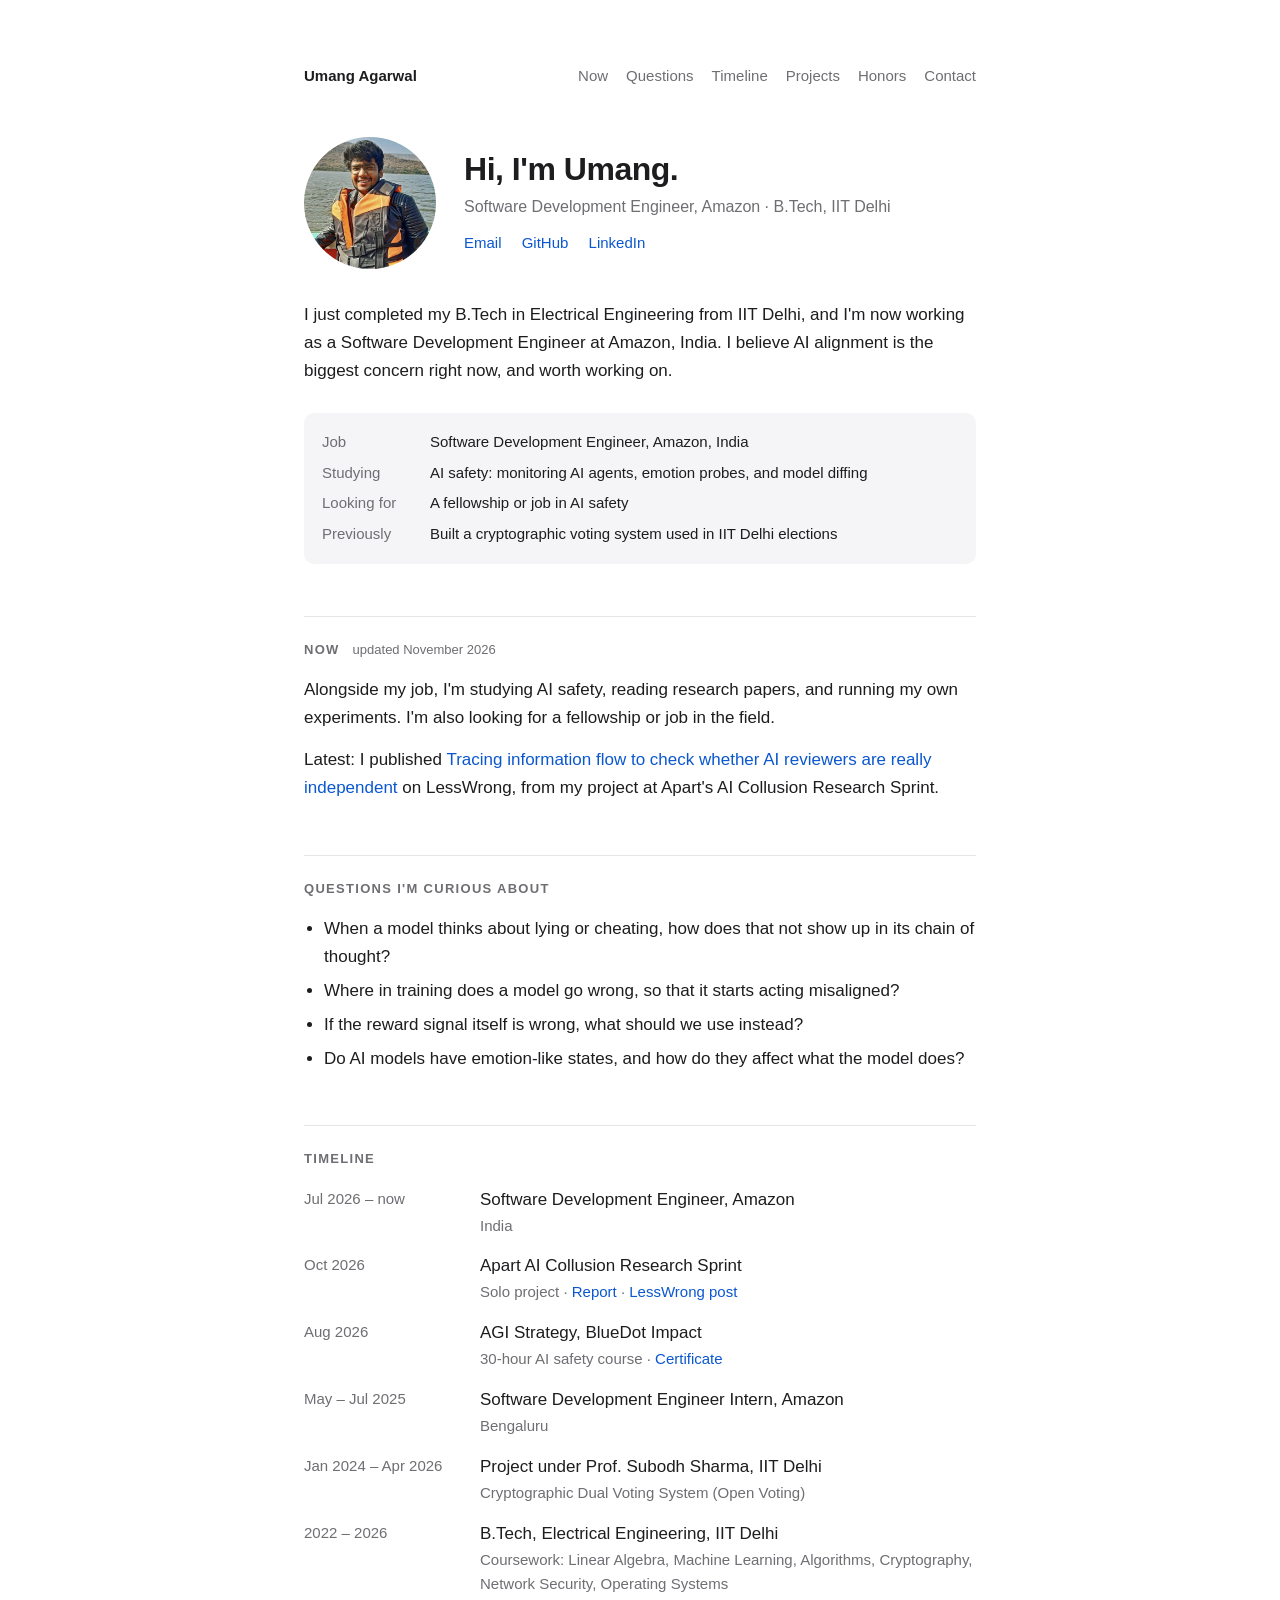
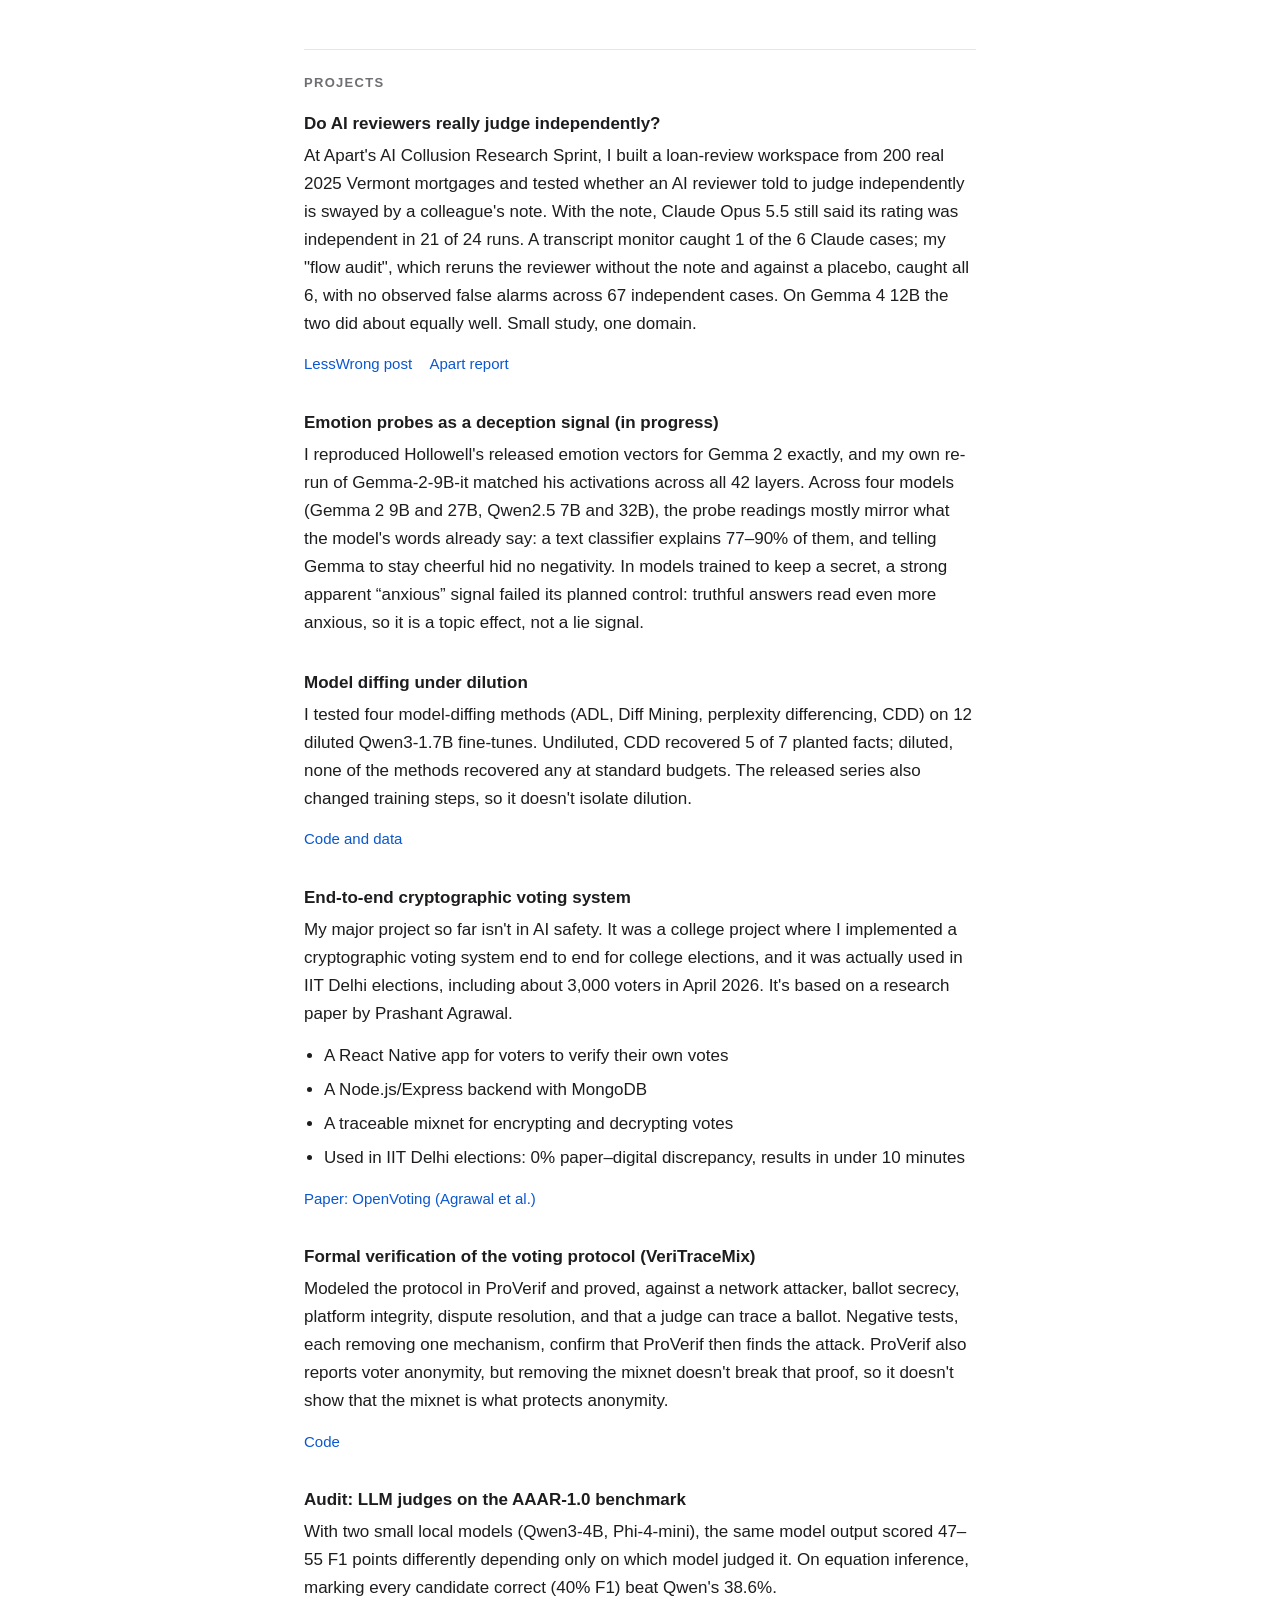
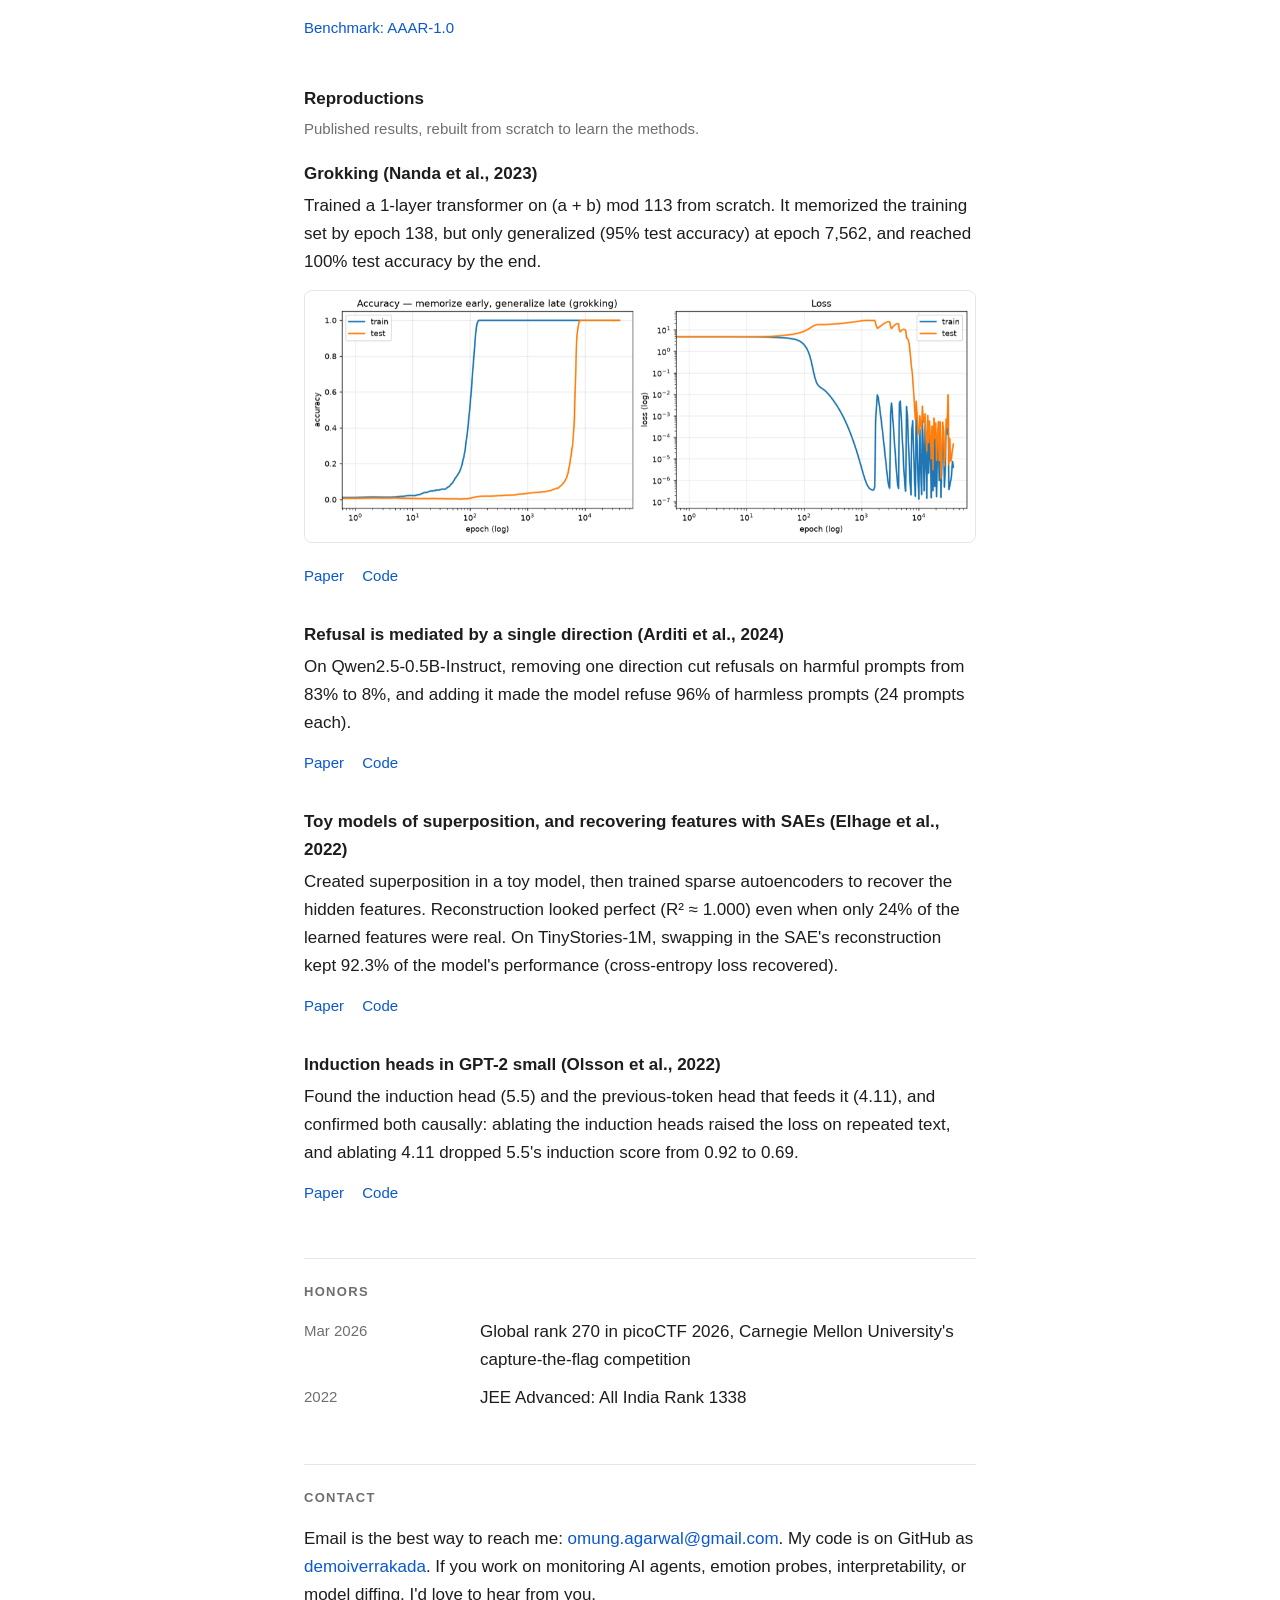
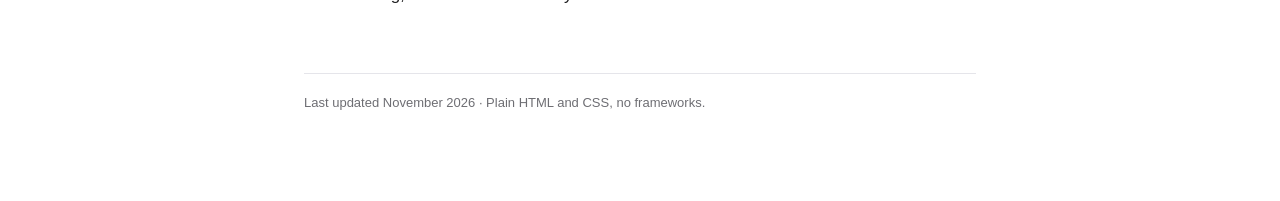
<file: index.html>
<!doctype html>
<html lang="en">
<head>
  <meta charset="utf-8">
  <meta name="viewport" content="width=device-width, initial-scale=1">
  <title>Umang Agarwal</title>
  <meta name="description" content="Umang Agarwal: Software Development Engineer at Amazon, B.Tech IIT Delhi, studying AI safety.">
  <link rel="canonical" href="https://demoiverrakada.github.io/">
  <link rel="icon" href="data:image/svg+xml,%3Csvg%20xmlns='http://www.w3.org/2000/svg'%20viewBox='0%200%2064%2064'%3E%3Crect%20width='64'%20height='64'%20rx='14'%20fill='%230b57d0'/%3E%3Ctext%20x='32'%20y='45'%20font-family='Helvetica,Arial,sans-serif'%20font-size='38'%20font-weight='700'%20text-anchor='middle'%20fill='white'%3EU%3C/text%3E%3C/svg%3E">
  <meta property="og:type" content="profile">
  <meta property="og:url" content="https://demoiverrakada.github.io/">
  <meta property="og:title" content="Umang Agarwal">
  <meta property="og:description" content="Software Development Engineer at Amazon. B.Tech, IIT Delhi. Studying AI safety.">
  <meta property="og:image" content="https://demoiverrakada.github.io/assets/umang.jpg">
  <meta name="twitter:card" content="summary">
  <script type="application/ld+json">
  {
    "@context": "https://schema.org",
    "@type": "Person",
    "name": "Umang Agarwal",
    "url": "https://demoiverrakada.github.io/",
    "image": "https://demoiverrakada.github.io/assets/umang.jpg",
    "jobTitle": "Software Development Engineer",
    "worksFor": { "@type": "Organization", "name": "Amazon" },
    "alumniOf": { "@type": "CollegeOrUniversity", "name": "Indian Institute of Technology Delhi" },
    "sameAs": ["https://github.com/demoiverrakada", "https://www.linkedin.com/in/omung-agarwal"]
  }
  </script>
  <style>
    :root { --text: #1d1d1f; --muted: #6e6e73; --link: #0b57d0; --rule: #e5e5ea; --bg: #ffffff; --panel: #f5f5f7; }
    @media (prefers-color-scheme: dark) {
      :root { --text: #f2f2f7; --muted: #a1a1a6; --link: #8ab4f8; --rule: #3a3a3c; --bg: #1c1c1e; --panel: #2c2c2e; }
    }
    * { box-sizing: border-box; }
    html { scroll-behavior: smooth; }
    body { margin: 0; background: var(--bg); color: var(--text);
           font: 17px/1.65 -apple-system, BlinkMacSystemFont, "Segoe UI", Roboto, "Helvetica Neue", sans-serif; }
    main { max-width: 720px; margin: 0 auto; padding: 64px 24px 88px; }
    a { color: var(--link); text-decoration: none; }
    a:hover { text-decoration: underline; }

    nav { display: flex; justify-content: space-between; align-items: baseline; margin-bottom: 48px; font-size: 15px; }
    nav .home { color: var(--text); font-weight: 600; }
    nav .sections a { margin-left: 18px; color: var(--muted); }
    nav .sections a:hover { color: var(--link); }

    header { display: flex; align-items: center; gap: 28px; margin-bottom: 32px; }
    header img { width: 132px; height: 132px; border-radius: 50%; object-fit: cover; flex-shrink: 0; }
    h1 { font-size: 32px; line-height: 1.2; margin: 0 0 6px; letter-spacing: -0.015em; }
    .role { color: var(--muted); margin: 0 0 10px; font-size: 16px; }
    .links { font-size: 15px; }
    .links a { margin-right: 16px; white-space: nowrap; }

    .facts { background: var(--panel); border-radius: 10px; padding: 14px 18px; margin: 28px 0 8px; font-size: 15px; }
    .facts div { display: grid; grid-template-columns: 96px 1fr; gap: 12px; padding: 3px 0; }
    .facts dt { color: var(--muted); }
    .facts dd { margin: 0; }

    h2 { font-size: 13px; font-weight: 600; text-transform: uppercase; letter-spacing: 0.1em; color: var(--muted);
         margin: 52px 0 16px; padding-top: 22px; border-top: 1px solid var(--rule); scroll-margin-top: 24px; }
    h2 .updated { text-transform: none; letter-spacing: 0; font-weight: 400; margin-left: 8px; }
    p { margin: 0 0 14px; }
    .label { font-weight: 600; margin: 18px 0 6px; }

    blockquote { margin: 0 0 16px; padding: 4px 0 4px 16px; border-left: 3px solid var(--link); }
    ul.plain { margin: 0 0 14px; padding-left: 20px; }
    ul.plain li { margin-bottom: 6px; }
    .refs li { font-size: 15px; }
    .refs .meta { color: var(--muted); }

    .timeline { list-style: none; margin: 0; padding: 0; }
    .timeline li { display: grid; grid-template-columns: 160px 1fr; gap: 16px; margin-bottom: 14px; }
    .timeline .when { color: var(--muted); font-size: 15px; font-variant-numeric: tabular-nums; padding-top: 1px; }
    .timeline .sub { display: block; color: var(--muted); font-size: 15px; }

    .project-title { font-weight: 600; margin-bottom: 4px; }
    .project-title.spaced { margin-top: 32px; }
    h3 { font-size: 17px; margin: 44px 0 4px; }
    .muted { color: var(--muted); font-size: 15px; margin-bottom: 18px; }
    figure { margin: 4px 0 12px; }
    figure img { width: 100%; height: auto; border: 1px solid var(--rule); border-radius: 8px; background: #fff; }
    .honors { list-style: none; margin: 0; padding: 0; }
    .honors li { display: grid; grid-template-columns: 160px 1fr; gap: 16px; margin-bottom: 10px; }
    .honors .when { color: var(--muted); font-size: 15px; padding-top: 1px; }
    .project-links { font-size: 15px; }
    .project-links a { margin-right: 14px; }

    footer { margin-top: 64px; padding-top: 18px; border-top: 1px solid var(--rule); color: var(--muted); font-size: 13px; }

    @media (max-width: 560px) {
      main { padding-top: 32px; }
      nav { margin-bottom: 32px; }
      nav .sections { display: none; }
      header { flex-direction: column; align-items: flex-start; gap: 18px; }
      header img { width: 104px; height: 104px; }
      .facts div { grid-template-columns: 1fr; gap: 0; padding: 4px 0; }
      .timeline li, .honors li { grid-template-columns: 1fr; gap: 0; margin-bottom: 16px; }
    }
  </style>
</head>
<body>
<main>
  <nav>
    <a class="home" href="#">Umang Agarwal</a>
    <span class="sections">
      <a href="#now">Now</a><a href="#questions">Questions</a><a href="#timeline">Timeline</a><a href="#projects">Projects</a><a href="#honors">Honors</a><a href="#contact">Contact</a>
    </span>
  </nav>

  <header>
    <img src="assets/umang.jpg" alt="Photo of Umang Agarwal" width="132" height="132">
    <div>
      <h1>Hi, I'm Umang.</h1>
      <p class="role">Software Development Engineer, Amazon &middot; B.Tech, IIT Delhi</p>
      <div class="links">
        <a href="mailto:omung.agarwal@gmail.com">Email</a>
        <a href="https://github.com/demoiverrakada">GitHub</a>
        <a href="https://www.linkedin.com/in/omung-agarwal">LinkedIn</a>
      </div>
    </div>
  </header>

  <p>I just completed my B.Tech in Electrical Engineering from IIT Delhi, and I'm now working as a Software Development Engineer at Amazon, India. I believe AI alignment is the biggest concern right now, and worth working on.</p>

  <dl class="facts">
    <div><dt>Job</dt><dd>Software Development Engineer, Amazon, India</dd></div>
    <div><dt>Studying</dt><dd>AI safety: monitoring AI agents, emotion probes, and model diffing</dd></div>
    <div><dt>Looking for</dt><dd>A fellowship or job in AI safety</dd></div>
    <div><dt>Previously</dt><dd>Built a cryptographic voting system used in IIT Delhi elections</dd></div>
  </dl>

  <h2 id="now">Now <span class="updated">updated November 2026</span></h2>
  <p>Alongside my job, I'm studying AI safety, reading research papers, and running my own experiments. I'm also looking for a fellowship or job in the field.</p>
  <p>Latest: I published <a href="https://www.lesswrong.com/posts/m76ygTSPhbGZ8wxpr/tracing-information-flow-to-check-whether-ai-reviewers-are">Tracing information flow to check whether AI reviewers are really independent</a> on LessWrong, from my project at Apart's AI Collusion Research Sprint.</p>

  <h2 id="questions">Questions I'm curious about</h2>
  <ul class="plain">
    <li>When a model thinks about lying or cheating, how does that not show up in its chain of thought?</li>
    <li>Where in training does a model go wrong, so that it starts acting misaligned?</li>
    <li>If the reward signal itself is wrong, what should we use instead?</li>
    <li>Do AI models have emotion-like states, and how do they affect what the model does?</li>
  </ul>

  <h2 id="timeline">Timeline</h2>
  <ul class="timeline">
    <li><span class="when">Jul 2026 &ndash; now</span>
        <span>Software Development Engineer, Amazon<span class="sub">India</span></span></li>
    <li><span class="when">Oct 2026</span>
        <span>Apart AI Collusion Research Sprint<span class="sub">Solo project &middot; <a href="https://apartresearch.com/project/crosschecking-ai-agents-decisions-did-they-depend-on-another-agents-work-7fqz">Report</a> &middot; <a href="https://www.lesswrong.com/posts/m76ygTSPhbGZ8wxpr/tracing-information-flow-to-check-whether-ai-reviewers-are">LessWrong post</a></span></span></li>
    <li><span class="when">Aug 2026</span>
        <span>AGI Strategy, BlueDot Impact<span class="sub">30-hour AI safety course &middot; <a href="https://bluedot.org/certification?id=recjOqUM3ovzmMJNB">Certificate</a></span></span></li>
    <li><span class="when">May &ndash; Jul 2025</span>
        <span>Software Development Engineer Intern, Amazon<span class="sub">Bengaluru</span></span></li>
    <li><span class="when">Jan 2024 &ndash; Apr 2026</span>
        <span>Project under Prof. Subodh Sharma, IIT Delhi<span class="sub">Cryptographic Dual Voting System (Open Voting)</span></span></li>
    <li><span class="when">2022 &ndash; 2026</span>
        <span>B.Tech, Electrical Engineering, IIT Delhi<span class="sub">Coursework: Linear Algebra, Machine Learning, Algorithms, Cryptography, Network Security, Operating Systems</span></span></li>
  </ul>

  <h2 id="projects">Projects</h2>
  <p class="project-title">Do AI reviewers really judge independently?</p>
  <p>At Apart's AI Collusion Research Sprint, I built a loan-review workspace from 200 real 2025 Vermont mortgages and tested whether an AI reviewer told to judge independently is swayed by a colleague's note. With the note, Claude Opus 5.5 still said its rating was independent in 21 of 24 runs. A transcript monitor caught 1 of the 6 Claude cases; my "flow audit", which reruns the reviewer without the note and against a placebo, caught all 6, with no observed false alarms across 67 independent cases. On Gemma 4 12B the two did about equally well. Small study, one domain.</p>
  <p class="project-links">
    <a href="https://www.lesswrong.com/posts/m76ygTSPhbGZ8wxpr/tracing-information-flow-to-check-whether-ai-reviewers-are">LessWrong post</a>
    <a href="https://apartresearch.com/project/crosschecking-ai-agents-decisions-did-they-depend-on-another-agents-work-7fqz">Apart report</a>
  </p>

  <p class="project-title spaced">Emotion probes as a deception signal (in progress)</p>
  <p>I reproduced Hollowell's released emotion vectors for Gemma 2 exactly, and my own re-run of Gemma-2-9B-it matched his activations across all 42 layers. Across four models (Gemma 2 9B and 27B, Qwen2.5 7B and 32B), the probe readings mostly mirror what the model's words already say: a text classifier explains 77–90% of them, and telling Gemma to stay cheerful hid no negativity. In models trained to keep a secret, a strong apparent &ldquo;anxious&rdquo; signal failed its planned control: truthful answers read even more anxious, so it is a topic effect, not a lie signal.</p>

  <p class="project-title spaced">Model diffing under dilution</p>
  <p>I tested four model-diffing methods (ADL, Diff Mining, perplexity differencing, CDD) on 12 diluted Qwen3-1.7B fine-tunes. Undiluted, CDD recovered 5 of 7 planted facts; diluted, none of the methods recovered any at standard budgets. The released series also changed training steps, so it doesn't isolate dilution.</p>
  <p class="project-links"><a href="https://github.com/demoiverrakada/diffing-dilution">Code and data</a></p>

  <p class="project-title spaced">End-to-end cryptographic voting system</p>
  <p>My major project so far isn't in AI safety. It was a college project where I implemented a cryptographic voting system end to end for college elections, and it was actually used in IIT Delhi elections, including about 3,000 voters in April 2026. It's based on a research paper by Prashant Agrawal.</p>
  <ul class="plain">
    <li>A React Native app for voters to verify their own votes</li>
    <li>A Node.js/Express backend with MongoDB</li>
    <li>A traceable mixnet for encrypting and decrypting votes</li>
    <li>Used in IIT Delhi elections: 0% paper&ndash;digital discrepancy, results in under 10 minutes</li>
  </ul>
  <p class="project-links">
    <a href="https://arxiv.org/abs/1908.09557">Paper: OpenVoting (Agrawal et al.)</a>
  </p>

  <p class="project-title spaced">Formal verification of the voting protocol (VeriTraceMix)</p>
  <p>Modeled the protocol in ProVerif and proved, against a network attacker, ballot secrecy, platform integrity, dispute resolution, and that a judge can trace a ballot. Negative tests, each removing one mechanism, confirm that ProVerif then finds the attack. ProVerif also reports voter anonymity, but removing the mixnet doesn't break that proof, so it doesn't show that the mixnet is what protects anonymity.</p>
  <p class="project-links"><a href="https://github.com/demoiverrakada/VeriTraceMix">Code</a></p>

  <p class="project-title spaced">Audit: LLM judges on the AAAR-1.0 benchmark</p>
  <p>With two small local models (Qwen3-4B, Phi-4-mini), the same model output scored 47&ndash;55 F1 points differently depending only on which model judged it. On equation inference, marking every candidate correct (40% F1) beat Qwen's 38.6%.</p>
  <p class="project-links"><a href="https://github.com/RenzeLou/AAAR-1.0">Benchmark: AAAR-1.0</a></p>

  <h3 id="reproductions">Reproductions</h3>
  <p class="muted">Published results, rebuilt from scratch to learn the methods.</p>

  <p class="project-title">Grokking (Nanda et al., 2023)</p>
  <p>Trained a 1-layer transformer on (a + b) mod 113 from scratch. It memorized the training set by epoch 138, but only generalized (95% test accuracy) at epoch 7,562, and reached 100% test accuracy by the end.</p>
  <figure><img src="assets/grokking_curve.png" width="1100" height="412" alt="Train accuracy reaches 100% near epoch 140; test accuracy jumps to 100% near epoch 8,000"></figure>
  <p class="project-links">
    <a href="https://arxiv.org/abs/2301.05217">Paper</a>
    <a href="https://github.com/demoiverrakada/grokking-repro">Code</a>
  </p>

  <p class="project-title spaced">Refusal is mediated by a single direction (Arditi et al., 2024)</p>
  <p>On Qwen2.5-0.5B-Instruct, removing one direction cut refusals on harmful prompts from 83% to 8%, and adding it made the model refuse 96% of harmless prompts (24 prompts each).</p>
  <p class="project-links">
    <a href="https://arxiv.org/abs/2406.11717">Paper</a>
    <a href="https://github.com/demoiverrakada/refusal-repro">Code</a>
  </p>

  <p class="project-title spaced">Toy models of superposition, and recovering features with SAEs (Elhage et al., 2022)</p>
  <p>Created superposition in a toy model, then trained sparse autoencoders to recover the hidden features. Reconstruction looked perfect (R&sup2; &asymp; 1.000) even when only 24% of the learned features were real. On TinyStories-1M, swapping in the SAE's reconstruction kept 92.3% of the model's performance (cross-entropy loss recovered).</p>
  <p class="project-links">
    <a href="https://transformer-circuits.pub/2022/toy_model/index.html">Paper</a>
    <a href="https://github.com/demoiverrakada/toy-models-of-superposition">Code</a>
  </p>

  <p class="project-title spaced">Induction heads in GPT-2 small (Olsson et al., 2022)</p>
  <p>Found the induction head (5.5) and the previous-token head that feeds it (4.11), and confirmed both causally: ablating the induction heads raised the loss on repeated text, and ablating 4.11 dropped 5.5's induction score from 0.92 to 0.69.</p>
  <p class="project-links">
    <a href="https://transformer-circuits.pub/2022/in-context-learning-and-induction-heads/index.html">Paper</a>
    <a href="https://github.com/demoiverrakada/mech-interp-induction-heads">Code</a>
  </p>

  <h2 id="honors">Honors</h2>
  <ul class="honors">
    <li><span class="when">Mar 2026</span>
        <span>Global rank 270 in picoCTF 2026, Carnegie Mellon University's capture-the-flag competition</span></li>
    <li><span class="when">2022</span>
        <span>JEE Advanced: All India Rank 1338</span></li>
  </ul>

  <h2 id="contact">Contact</h2>
  <p>Email is the best way to reach me: <a href="mailto:omung.agarwal@gmail.com">omung.agarwal@gmail.com</a>. My code is on GitHub as <a href="https://github.com/demoiverrakada">demoiverrakada</a>. If you work on monitoring AI agents, emotion probes, interpretability, or model diffing, I'd love to hear from you.</p>

  <footer>Last updated November 2026 &middot; Plain HTML and CSS, no frameworks.</footer>
</main>
<!-- Cloudflare Web Analytics --><script type='module' src='https://static.cloudflareinsights.com/beacon.min.js' data-cf-beacon='{"token": "8a3defc5d1704431888c645bde742cbd"}'></script><!-- End Cloudflare Web Analytics -->
</body>
</html>
</file>
